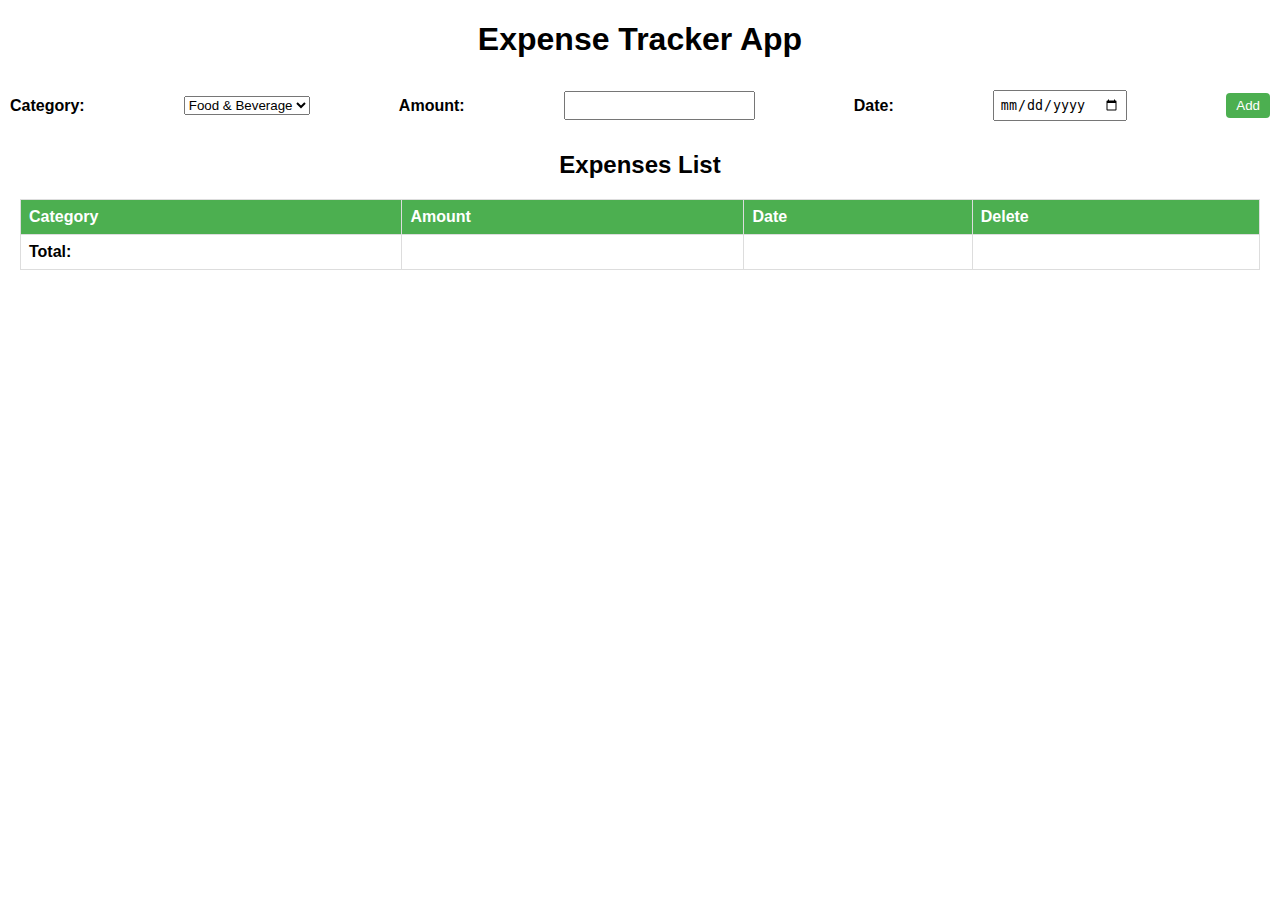
<file: Expense Tracker App/index.html>
<!DOCTYPE html>
<html lang="en">
<head>
    <meta charset="UTF-8">
    <meta http-equiv="X-UA-Compatible" content="IE=edge">
    <meta name="viewport" content="width=device-width, initial-scale=1.0">
    <link rel="stylesheet" href="style.css">
    <title>Expense Tracker App</title>
</head>
<body>
    <h1>Expense Tracker App</h1>
    <div class="input-section">
        <label for="category-select">Category:</label>
        <select id="category-select">
            <option value="Food & Beverage">Food & Beverage</option>
            <option value="Rent">Rent</option>
            <option value="Transport">Transport</option>
            <option value="Relaxing">Relaxing</option>
        </select>
        <label for="amount-input">Amount:</label>
        <input type="number" id="amount-input">
        <label for="date-input">Date:</label>
        <input type="date" id="date-input">
        <button id="add-btn">Add</button>
    </div>
    <div class="expenses-list">
        <h2>Expenses List</h2>
        <table>
            <thead>
                <tr>
                    <th>Category</th>
                    <th>Amount</th>
                    <th>Date</th>
                    <th>Delete</th>
                </tr>
            </thead>
            <tbody id="expnese-table-body">

            </tbody>
            <tfoot>
                <tr>
                    <td>Total:</td>
                    <td id="total-amount"></td>
                    <td></td>
                    <td></td>
                </tr>
            </tfoot>
        </table>
    </div>
    <script src="script.js"></script>
</body>
</html>
</file>
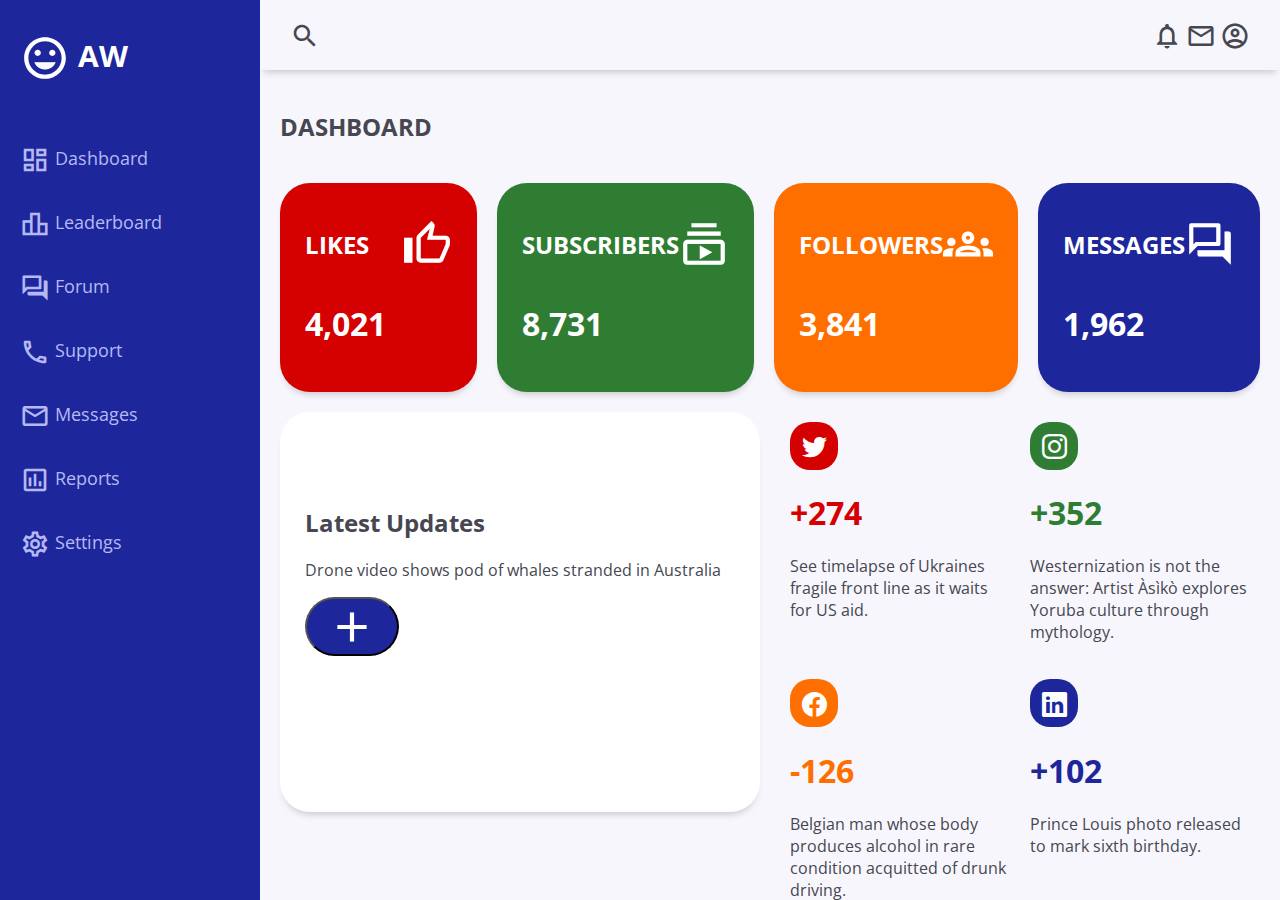
<file: Social Media Dashboard/index.html>
<!DOCTYPE html>
<html lang="en">
  <head>
    <meta charset="utf-8">
    <meta name="viewport" content="width=device-width,initial-scale=1.0">
    <title>Admin Dashboard</title>

    <!-- Open Sans Font -->
    <link href="https://fonts.googleapis.com/css2?family=Open+Sans:wght@100;200;300;400;500;600;700;800;900&display=swap" rel="stylesheet">

    <!-- Material Icons -->
    <link href="https://fonts.googleapis.com/icon?family=Material+Icons+Outlined" rel="stylesheet">

    <!-- Bootstrap Icons -->
    <link rel="stylesheet" href="https://cdn.jsdelivr.net/npm/bootstrap-icons@1.10.3/font/bootstrap-icons.css">

    <!-- Custom CSS -->
    <link rel="stylesheet" href="styles.css">
  </head>
  <body>
    <div class="grid-container">

      <!-- Header -->
      <header class="header">
        <div class="menu-icon" onclick="openSidebar()">
          <span class="material-icons-outlined">menu</span>
        </div>
        <div class="header-left">
          <span class="material-icons-outlined">search</span>
        </div>
        <div class="header-right">
          <span class="material-icons-outlined">notifications</span>
          <span class="material-icons-outlined">email</span>
          <span class="material-icons-outlined">account_circle</span>
        </div>
      </header>
      <!-- End Header -->

      <!-- Sidebar -->
      <aside id="sidebar">
        <div class="sidebar-title">
          <div class="sidebar-brand">
            <span class="material-icons-outlined">mood</span> AW
          </div>
          <span class="material-icons-outlined" onclick="closeSidebar()">close</span>
        </div>

        <ul class="sidebar-list">
          <li class="sidebar-list-item">
            <a href="#">
              <span class="material-icons-outlined">dashboard</span> Dashboard
            </a>
          </li>
          <li class="sidebar-list-item">
            <a href="#">
              <span class="material-icons-outlined">leaderboard</span> Leaderboard
            </a>
          </li>
          <li class="sidebar-list-item">
            <a href="#">
              <span class="material-icons-outlined">forum</span> Forum
            </a>
          </li>
          <li class="sidebar-list-item">
            <a href="#">
              <span class="material-icons-outlined">phone</span> Support
            </a>
          </li>
          <li class="sidebar-list-item">
            <a href="#">
              <span class="material-icons-outlined">email</span> Messages
            </a>
          </li>
          <li class="sidebar-list-item">
            <a href="#">
              <span class="material-icons-outlined">poll</span> Reports
            </a>
          </li>
          <li class="sidebar-list-item">
            <a href="#">
              <span class="material-icons-outlined">settings</span> Settings
            </a>
          </li>
        </ul>
      </aside>
      <!-- End Sidebar -->

      <!-- Main -->
      <main class="main-container">
        <div class="main-title">
          <h2>DASHBOARD</h2>
        </div>

        <div class="main-cards">

          <div class="card">
            <div class="card-inner">
              <h2>LIKES</h2>
              <span class="material-icons-outlined">thumb_up</span>
            </div>
            <h1>4,021</h1>
          </div>

          <div class="card">
            <div class="card-inner">
              <h2>SUBSCRIBERS</h2>
              <span class="material-icons-outlined">subscriptions</span>
            </div>
            <h1>8,731</h1>
          </div>

          <div class="card">
            <div class="card-inner">
              <h2>FOLLOWERS</h2>
              <span class="material-icons-outlined">groups</span>
            </div>
            <h1>3,841</h1>
          </div>

          <div class="card">
            <div class="card-inner">
              <h2>MESSAGES</h2>
              <span class="material-icons-outlined">forum</span>
            </div>
            <h1>1,962</h1>
          </div>

        </div>

        <div class="products">

          <div class="product-card">
            <h2 class="product-description">Latest Updates</h2>
            <p class="text-secondary">
                Drone video shows pod of whales stranded in Australia
            </p>
            <button type="button" class="product-button">
              <span class="material-icons-outlined">add</span>
            </button>
          </div>

          <div class="social-media">
            <div class="product">

              <div>
                <div class="product-icon background-red">
                  <i class="bi bi-twitter"></i>
                </div>
                <h1 class="text-red">+274</h1>
                <p class="text-secondary">See timelapse of Ukraines fragile front line as it waits for US aid.</p>
              </div>
  
              <div>
                <div class="product-icon background-green">
                  <i class="bi bi-instagram"></i>
                </div>
                <h1 class="text-green">+352</h1>
                <p class="text-secondary">Westernization is not the answer: Artist Àsìkò explores Yoruba culture through mythology.</p>
              </div>
  
              <div>
                <div class="product-icon background-orange">
                  <i class="bi bi-facebook"></i>
                </div>
                <h1 class="text-orange">-126</h1>
                <p class="text-secondary">Belgian man whose body produces alcohol in rare condition acquitted of drunk driving.</p>
              </div>
  
              <div>
                <div class="product-icon background-blue">
                  <i class="bi bi-linkedin"></i>
                </div>
                <h1 class="text-blue">+102</h1>
                <p class="text-secondary">Prince Louis photo released to mark sixth birthday.</p>
              </div>
              
            </div>
          </div>

        </div>
      </main>
      <!-- End Main -->

    </div>

    <!-- Scripts -->
    <!-- Custom JS -->
    <script src="scripts.js"></script>
  </body>
</html>
</file>
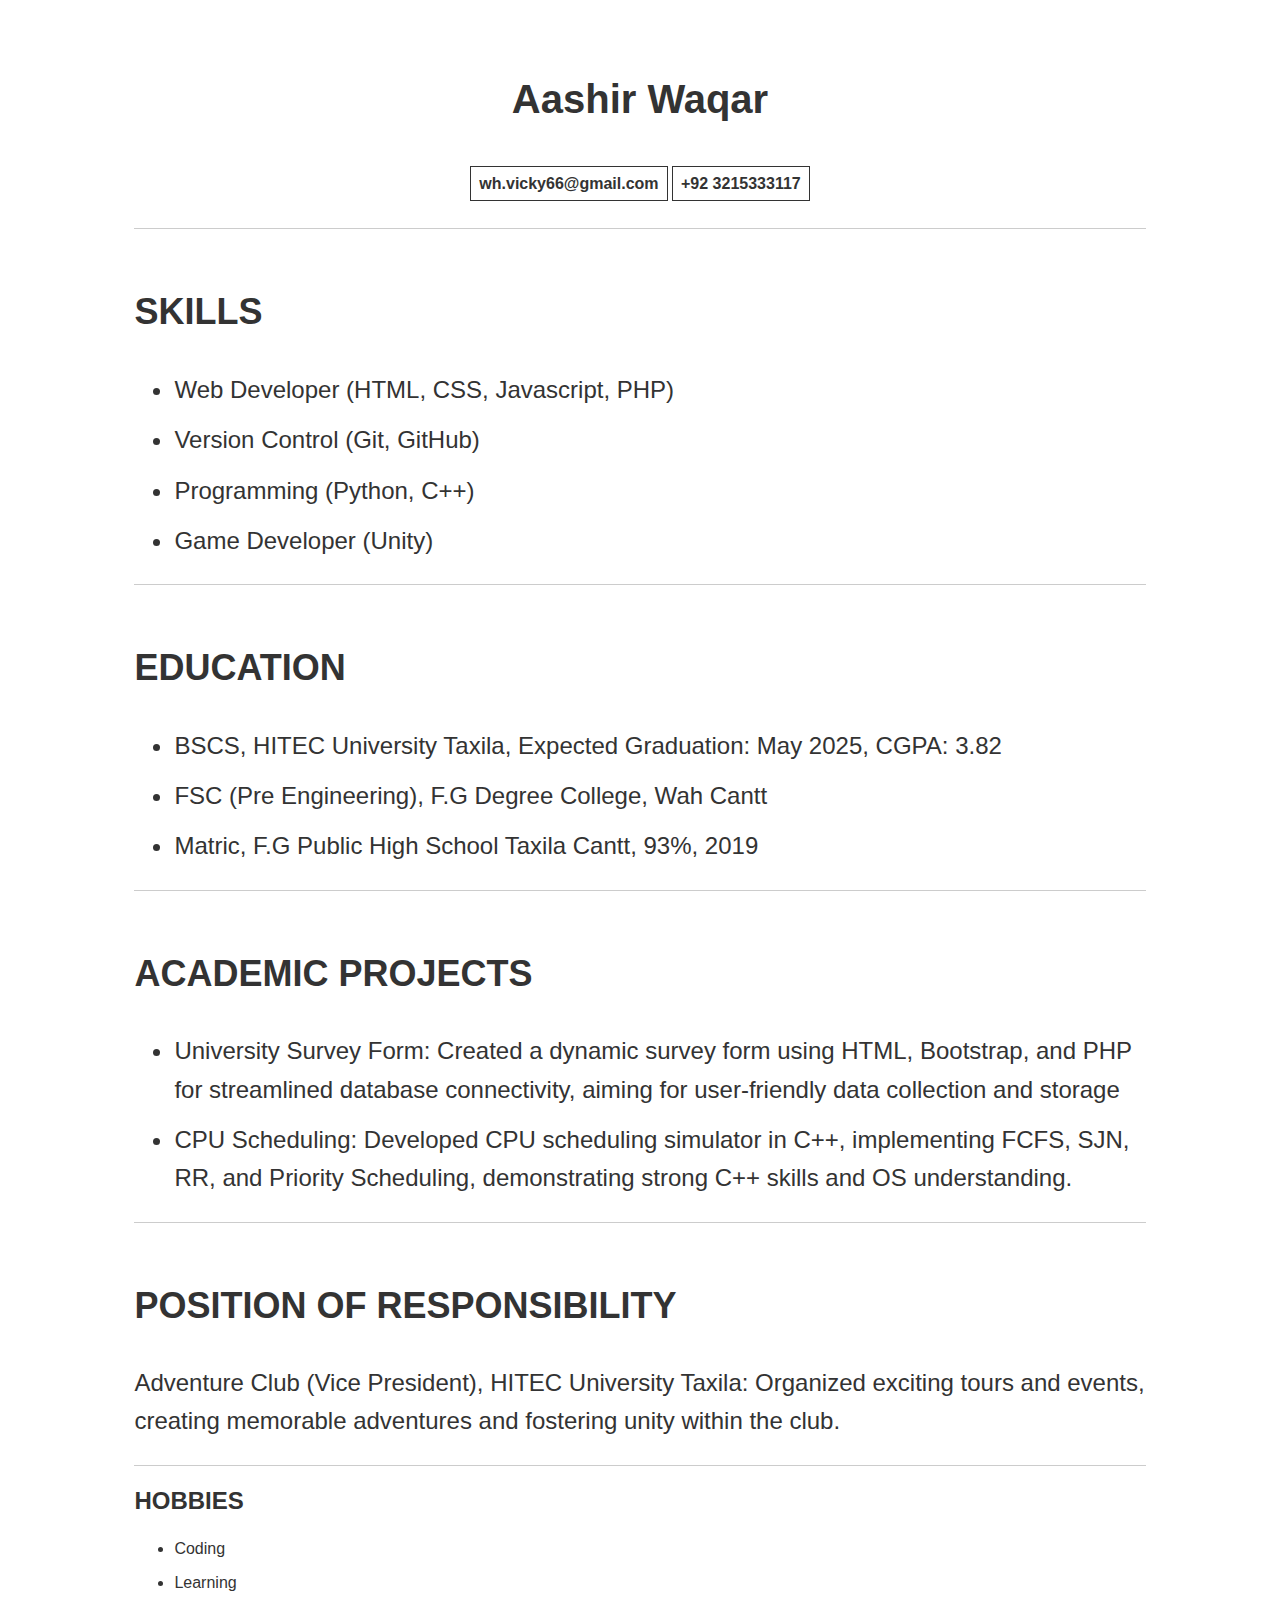
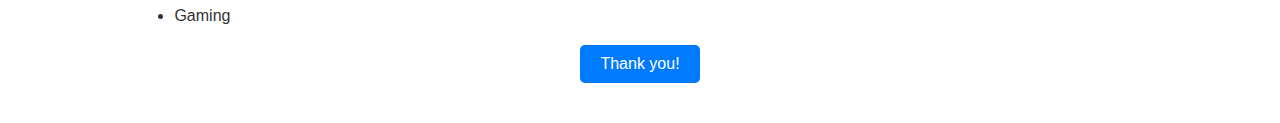
<file: PortFolio/PortFolio.html>
<!DOCTYPE html>
<html>
  <head>
    <link rel="stylesheet" type="text/css" href="PortFolio.css" />

  </head>
  <body>
    <div class="container">
      <h1 class="name">Aashir Waqar</h1>
      <div class="contact-info">
        <a href="mailto:wh.vicky66@gmail.com" class="email">wh.vicky66@gmail.com</a>
        <a href="tel:+923215333117" class="phone">+92 3215333117</a>
      </div>
      <div class="skills">
        <h2>SKILLS</h2>
        <ul>
          <li>Web Developer (HTML, CSS, Javascript, PHP)</li>
          <li>Version Control (Git, GitHub)</li>
          <li>Programming (Python, C++)</li>
          <li>Game Developer (Unity)</li>
        </ul>
      </div>
      <div class="education">
        <h2>EDUCATION</h2>
        <ul>
          <li>
            BSCS, HITEC University Taxila, Expected Graduation: May 2025, CGPA: 3.82
          </li>
          <li>FSC (Pre Engineering), F.G Degree College, Wah Cantt</li>
          <li>Matric, F.G Public High School Taxila Cantt, 93%, 2019</li>
        </ul>
      </div>
      <div class="academic-projects">
        <h2>ACADEMIC PROJECTS</h2>
        <ul>
          <li>
            University Survey Form: Created a dynamic survey form using HTML,
            Bootstrap, and PHP for streamlined database connectivity, aiming for
            user-friendly data collection and storage
          </li>
          <li>
            CPU Scheduling: Developed CPU scheduling simulator in C++,
            implementing FCFS, SJN, RR, and Priority Scheduling, demonstrating
            strong C++ skills and OS understanding.
          </li>
        </ul>
      </div>
      <div class="position-of-responsibility">
        <h2>POSITION OF RESPONSIBILITY</h2>
        <p>
          Adventure Club (Vice President), HITEC University Taxila: Organized
          exciting tours and events, creating memorable adventures and fostering
          unity within the club.
        </p>
      </div>
      <div class="hobbies">
        <h2>HOBBIES</h2>
        <ul>
          <li>Coding</li>
          <li>Learning</li>
          <li>Gaming</li>
        </ul>
      </div>
      
      <button id="thankYouButton">Thank you!</button>
      <script src="PortFolio.js"></script>
    </div>
  </body>
</html>
</file>
<file: Expense Tracker App/style.css>
body {
    font-family: Arial, sans-serif;
    margin: 0;
  }
  
  h1, h2 {
    text-align: center;
  }
  
  .input-section {
    display: flex;
    flex-direction: row;
    justify-content: space-between;
    align-items: center;
    padding: 10px;
  }
  
  .input-section label {
    font-weight: bold;
    margin-right: 10px;
  }
  
  .input-section input[type="number"], .input-section input[type="date"] {
    padding: 5px;
    margin-right: 10px;
  }
  
  .input-section button {
    padding: 5px 10px;
    background-color: #4CAF50;
    color: white;
    border: none;
    border-radius: 4px;
    cursor: pointer;
  }
  
  .expenses-list {
    margin: 20px;
  }
  
  table {
    width: 100%;
    border-collapse: collapse;
  }
  
  th, td {
    border: 1px solid #ddd;
    padding: 8px;
    text-align: left;
  }
  
  th {
    background-color: #4CAF50;
    color: white;
  }
  
  tfoot td {
    font-weight: bold;
  }
  
  .delete-btn {
    padding: 5px 10px;
    background-color: #f44336;
    color: white;
    border: none;
    border-radius: 4px;
    cursor: pointer;
  }
</file>
<file: Social Media Dashboard/styles.css>
body {
    margin: 0;
    padding: 0;
    box-sizing: border-box;
    background-color: rgb(247, 246, 252);
    color: rgb(70, 71, 81);
    font-family: 'Open Sans', sans-serif;
  }
  
  .material-icons-outlined {
    vertical-align: middle;
    line-height: 1px;
    font-size: 30px;
  }
  
  .text-secondary {
    color: rgb(70, 71, 81);
  }
  
  .text-blue {
    color: rgb(29, 38, 154);
  }
  
  .background-blue {
    background-color: rgb(29, 38, 154);
  }
  
  .text-red {
    color: rgb(213, 0, 0);
  }
  
  .background-red {
    background-color: rgb(213, 0, 0);
  }
  
  .text-green {
    color: rgb(46, 125, 50);
  }
  
  .background-green {
    background-color: rgb(46, 125, 50);
  }
  
  .text-orange {
    color: rgb(255, 111, 0);
  }
  
  .background-orange {
    background-color: rgb(255, 111, 0);
  }
  
  .grid-container {
    display: grid;
    grid-template-columns: 260px 1fr 1fr 1fr;
    grid-template-rows: 0.2fr 3fr;
    grid-template-areas:
      'sidebar header header header'
      'sidebar main main main';
    height: 100vh;
  }
  
  /* ---------- HEADER ---------- */
  
  .header {
    grid-area: header;
    height: 70px;
    display: flex;
    align-items: center;
    justify-content: space-between;
    padding: 0 30px 0 30px;
    box-shadow: 0 6px 7px -4px rgba(0, 0, 0, 0.2);
  }
  
  .menu-icon {
    display: none;
  }
  
  /* ---------- SIDEBAR ---------- */
  
  #sidebar {
    grid-area: sidebar;
    height: 100%;
    background-color: rgb(29, 38, 154);
    color: rgb(255, 255, 255);
    overflow-y: auto;
    transition: all 0.5s;
    -webkit-transition: all 0.5s;
  }
  
  .sidebar-title {
    display: flex;
    justify-content: space-between;
    align-items: center;
    padding: 20px 20px 20px 20px;
    margin-bottom: 30px;
  }
  
  .sidebar-title > span {
    display: none;
  }
  
  .sidebar-brand {
    margin-top: 15px;
    font-size: 30px;
    font-weight: 700;
  }
  
  .sidebar-brand > .material-icons-outlined {
    font-size: 50px;
  }
  
  .sidebar-list {
    padding: 0;
    margin-top: 15px;
    list-style-type: none;
  }
  
  .sidebar-list-item {
    padding: 20px 20px 20px 20px;
    font-size: 18px;
  }
  
  .sidebar-list-item:hover {
    background-color: rgba(255, 255, 255, 0.2);
    cursor: pointer;
  }
  
  .sidebar-list-item > a {
    text-decoration: none;
    color: rgb(180, 184, 244);
  }
  
  .sidebar-responsive {
    display: inline !important;
    position: absolute;
  }
  
  /* ---------- MAIN ---------- */
  
  .main-container {
    grid-area: main;
    overflow-y: auto;
    padding: 20px 20px;
  }
  
  .main-title {
    display: flex;
    justify-content: space-between;
  }
  
  .main-cards {
    display: grid;
    grid-template-columns: 1fr 1fr 1fr 1fr;
    gap: 20px;
    margin: 20px 0;
  }
  
  .card {
    display: flex;
    flex-direction: column;
    justify-content: space-around;
    padding: 25px;
    color: rgb(255, 255, 255);
    border-radius: 30px;
    box-shadow: 0 6px 7px -4px rgba(0, 0, 0, 0.2);
  }
  
  .card:first-child {
    background-color: rgb(213, 0, 0);
  }
  
  .card:nth-child(2) {
    background-color: rgb(46, 125, 50);
  }
  
  .card:nth-child(3) {
    background-color: rgb(255, 111, 0);
  }
  
  .card:nth-child(4) {
    background-color: rgb(29, 38, 154);
  }
  
  .card-inner {
    display: flex;
    align-items: center;
    justify-content: space-between;
  }
  
  .card-inner > span {
    font-size: 50px;
  }
  
  .products {
    display: grid;
    grid-template-columns: 1fr 1fr;
    gap: 20px;
  }
  
  .product-card {
    height: 350px;
    background-color: rgb(255, 255, 255);
    padding: 25px;
    border-radius: 30px;
    box-shadow: 0 6px 7px -4px rgba(0, 0, 0, 0.2);
  }
  
  .product-description {
    padding-top: 50px;
  }
  
  .product-button {
    background-color: rgb(29, 38, 154);
    color: rgb(255, 255, 255);
    padding: 20px;
    border-radius: 30px;
  }
  
  .product-button > .material-icons-outlined {
    font-size: 50px;
  }
  
  .social-media {
    height: 350px;
    padding: 10px;
  }
  
  .product {
    display: grid;
    grid-template-columns: 1fr 1fr;
    gap: 20px;
  }
  
  .product-icon {
    color: rgb(255, 255, 255);
    width: 48px;
    height: 48px;
    display: flex;
    align-items: center;
    justify-content: center;
    border-radius: 20px;
  }
  
  .product-icon > .bi {
    font-size: 25px;
  }
  
  /* ---------- MEDIA QUERIES ---------- */
  
  /* Medium <= 992px */
  @media screen and (max-width: 992px) {
    .grid-container {
      grid-template-columns: 1fr;
      grid-template-rows: 0.2fr 3fr;
      grid-template-areas:
        'header'
        'main';
    }
  
    #sidebar {
      display: none;
    }
  
    .menu-icon {
      display: inline;
    }
  
    .sidebar-title > span {
      display: inline;
    }
  }
  
  /* Small <= 768px */
  @media screen and (max-width: 768px) {
    .main-cards {
      grid-template-columns: 1fr;
      gap: 10px;
      margin-bottom: 0;
    }
  
    .products {
      grid-template-columns: 1fr;
      margin-top: 30px;
    }
  }
  
  /* Extra Small <= 576px */
  @media screen and (max-width: 576px) {
    .header-left {
      display: none;
    }
  }
</file>
<file: PortFolio/PortFolio.css>
body {
    font-family: Arial, sans-serif;
    line-height: 1.6;
    color: #333;
  }
  
  .container {
    width: 80%;
    margin: 0 auto;
    padding: 2em 0;
  }
  
  .name {
    font-size: 2.5em;
    font-weight: bold;
    text-align: center;
    margin-bottom: 1em;
  }
  
  .contact-info {
    text-align: center;
    margin-bottom: 2em;
  }
  
  .contact-info a {
    /* display: block; */
    width: 10em;
    margin: 0 auto;
    text-align: center;
    padding: 0.5em;
    border: 1px solid #333;
    text-decoration: none;
    font-weight: bold;
    color: #333;
    margin-bottom: 1em;
  }
  
  .skills,
  .education,
  .academic-projects,
  .position-of-responsibility,
  .hobbies {
    border-top: 1px solid #ccc;
    padding-top: 1em;
    margin-top: 1em;
  }
  
  .skills,
  .education,
  .academic-projects,
  .position-of-responsibility,
  .hobbies h2 {
    font-size: 1.5em;
    /* font-weight: bold; */
    margin-bottom: 0.5em;
    margin-top: 0;
  }
  
  .skills li,
  .education li,
  .academic-projects li,
  .position-of-responsibility li,
  .hobbies li {
    margin-bottom: 0.5em;
  }
  
  .skills li:before,
  .education li:before,
  .academic-projects li:before,
  .position-of-responsibility li:before,
  .hobbies li:before {
    margin-right: 0.5em;
  }

  #thankYouButton {
    display: block;
    margin: 0 auto;
    padding: 10px 20px;
    font-size: 16px;
    border: none;
    border-radius: 5px;
    background-color: #007bff;
    color: #fff;
    cursor: pointer;
  }
  
  #thankYouButton:hover {
    background-color: #0056b3;
  }
</file>
